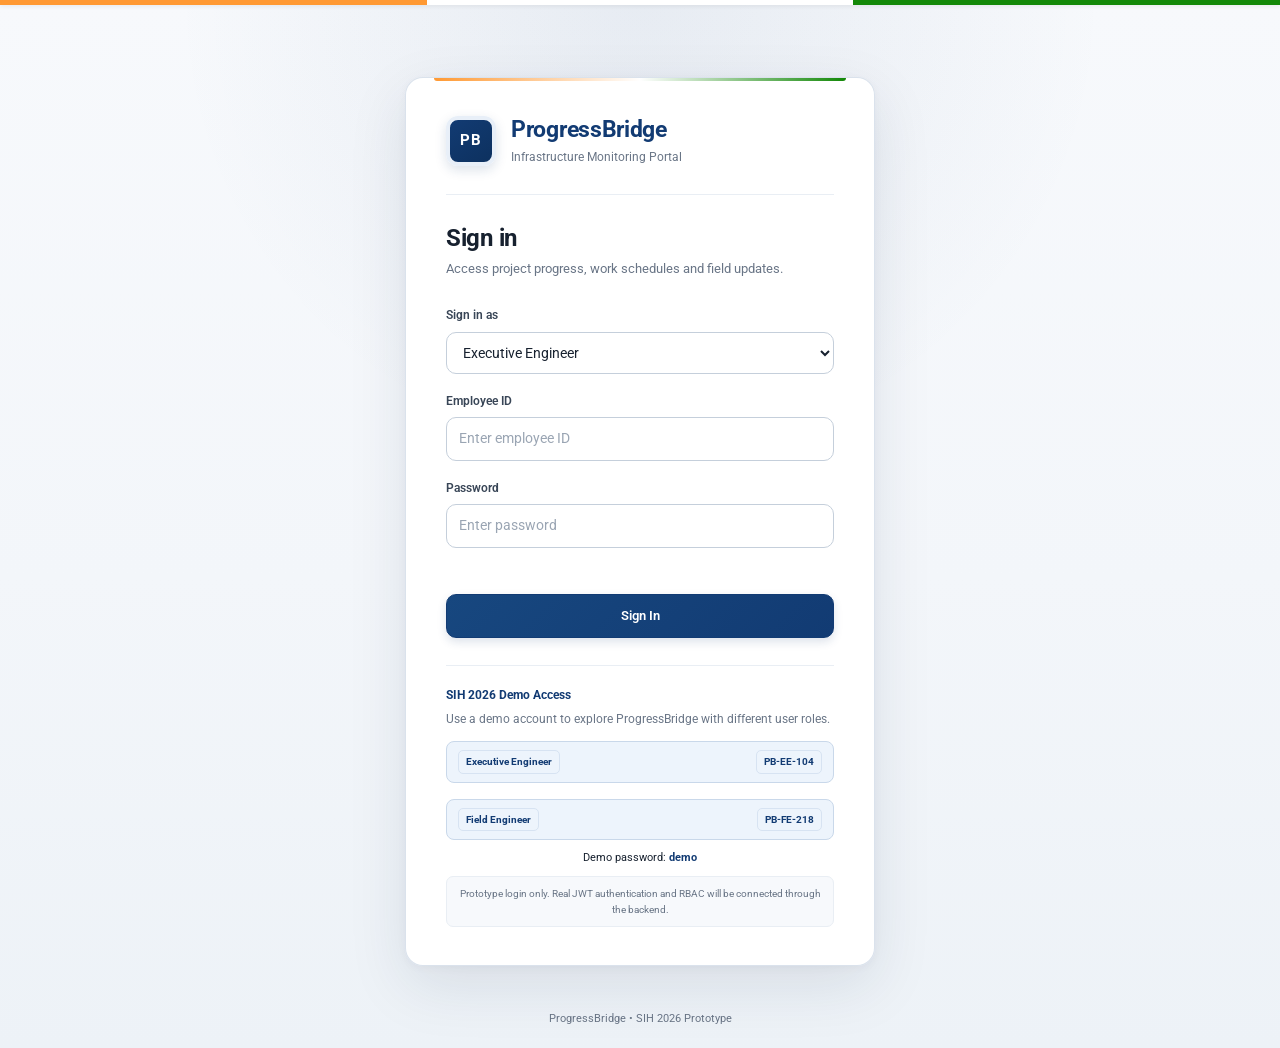
<file: frontend/index.html>
<!DOCTYPE html>
<html lang="en">
<head>
  <meta charset="UTF-8" />

  <meta
    name="viewport"
    content="width=device-width, initial-scale=1.0"
  />

  <title>ProgressBridge — Infrastructure Monitoring Portal</title>

  <link rel="preconnect" href="https://fonts.googleapis.com">

  <link
    rel="preconnect"
    href="https://fonts.gstatic.com"
    crossorigin
  >

  <link
    href="https://fonts.googleapis.com/css2?family=Roboto:wght@400;500;600;700&display=swap"
    rel="stylesheet"
  >

  <link
    rel="stylesheet"
    href="css/style.css"
  >
</head>

<body>

  <!-- =====================================================
       LOGIN SCREEN
       ===================================================== -->

  <section
    id="login-screen"
    class="login-screen"
  >

    <div
      class="login-top-strip"
      aria-hidden="true"
    >
      <span></span>
      <span></span>
      <span></span>
    </div>


    <div class="login-card">

      <!-- Brand -->

      <div class="login-brand">

        <div class="login-emblem">
          PB
        </div>

        <div>

          <h1>
            ProgressBridge
          </h1>

          <p>
            Infrastructure Monitoring Portal
          </p>

        </div>

      </div>


      <div class="login-divider"></div>


      <!-- Login heading -->

      <div class="login-heading">

        <h2>
          Sign in
        </h2>

        <p>
          Access project progress, work schedules
          and field updates.
        </p>

      </div>


      <!-- Login form -->

      <form
        id="login-form"
        onsubmit="handleLogin(event)"
      >

        <div class="form-group">

          <label for="login-role">
            Sign in as
          </label>

          <select
            id="login-role"
            class="form-control"
            required
          >

            <option value="EXECUTIVE_ENGINEER">
              Executive Engineer
            </option>

            <option value="FIELD_ENGINEER">
              Field Engineer
            </option>

          </select>

        </div>


        <div class="form-group">

          <label for="login-employee">
            Employee ID
          </label>

          <input
            id="login-employee"
            class="form-control"
            type="text"
            placeholder="Enter employee ID"
            autocomplete="username"
            required
          >

        </div>


        <div class="form-group">

          <label for="login-password">
            Password
          </label>

          <input
            id="login-password"
            class="form-control"
            type="password"
            placeholder="Enter password"
            autocomplete="current-password"
            required
          >

        </div>


        <div
          id="login-error"
          class="login-error"
          role="alert"
        ></div>


        <button
          type="submit"
          class="gov-btn gov-btn-primary login-button"
        >
          Sign In
        </button>

      </form>


      <!-- SIH demo access -->

      <div class="demo-login">

        <div class="demo-login-title">
          SIH 2026 Demo Access
        </div>

        <p>
          Use a demo account to explore ProgressBridge
          with different user roles.
        </p>


        <div class="demo-accounts">

          <button
            type="button"
            class="demo-account-btn"
            onclick="useDemoAccount('EXECUTIVE_ENGINEER')"
          >

            <span class="demo-account-name">
              Executive Engineer
            </span>

            <span class="demo-account-id">
              PB-EE-104
            </span>

          </button>


          <button
            type="button"
            class="demo-account-btn"
            onclick="useDemoAccount('FIELD_ENGINEER')"
          >

            <span class="demo-account-name">
              Field Engineer
            </span>

            <span class="demo-account-id">
              PB-FE-218
            </span>

          </button>

        </div>


        <div class="demo-password">

          Demo password:

          <strong>
            demo
          </strong>

        </div>


        <div class="demo-note">

          Prototype login only.
          Real JWT authentication and RBAC will be
          connected through the backend.

        </div>

      </div>

    </div>


    <div class="login-footer">
      ProgressBridge • SIH 2026 Prototype
    </div>

  </section>


  <!-- =====================================================
       APPLICATION SHELL
       ===================================================== -->

  <div
    id="app-shell"
    class="app-shell hidden"
  >

    <!-- Indian tricolor strip -->

    <div
      class="tricolor-strip"
      aria-hidden="true"
    >

      <div class="saffron"></div>
      <div class="white"></div>
      <div class="green"></div>

    </div>


    <!-- =================================================
         SIDEBAR
         ================================================= -->

    <aside
      class="sidebar"
      id="sidebar"
    >

      <!-- Sidebar header -->

      <div
        class="sidebar-header"
        onclick="navigateTo('/dashboard')"
      >

        <div class="sidebar-emblem">
          PB
        </div>

        <div class="sidebar-brand">

          <h2>
            ProgressBridge
          </h2>

          <p>
            Infrastructure Monitoring
          </p>

        </div>

      </div>


      <!-- Current role -->

      <div
        class="sidebar-role"
        id="sidebar-role"
      >
        Executive Engineer
      </div>


      <!-- Navigation -->

      <nav aria-label="Main navigation">

        <ul class="sidebar-nav">

          <!-- Dashboard -->

          <li>

            <a
              href="#/dashboard"
              id="nav-dashboard"
              class="nav-link"
              onclick="
                navigateTo('/dashboard');
                return false;
              "
            >
              <span>
                Dashboard
              </span>
            </a>

          </li>


          <!-- Executive Engineer -->

          <li
            class="role-executive"
            id="nav-item-projects"
          >

            <a
              href="#/projects"
              id="nav-projects"
              class="nav-link"
              onclick="
                navigateTo('/projects');
                return false;
              "
            >
              <span>
                Projects
              </span>
            </a>

          </li>


          <li
            class="role-executive"
            id="nav-item-schedule"
          >

            <a
              href="#/schedule"
              id="nav-schedule"
              class="nav-link"
              onclick="
                navigateTo('/schedule');
                return false;
              "
            >
              <span>
                Schedule of Works
              </span>
            </a>

          </li>


          <!-- Field Engineer -->

          <li
            class="role-field"
            id="nav-item-reports"
          >

            <a
              href="#/reports"
              id="nav-reports"
              class="nav-link"
              onclick="
                navigateTo('/reports');
                return false;
              "
            >
              <span>
                Submit Field Report
              </span>
            </a>

          </li>


          <!-- Executive Engineer -->

          <li
            class="role-executive"
            id="nav-item-verification"
          >

            <a
              href="#/verification"
              id="nav-verification"
              class="nav-link"
              onclick="
                navigateTo('/verification');
                return false;
              "
            >
              <span>
                Verification Desk
              </span>
            </a>

          </li>


          <li
            class="role-executive"
            id="nav-item-audit"
          >

            <a
              href="#/audit"
              id="nav-audit"
              class="nav-link"
              onclick="
                navigateTo('/audit');
                return false;
              "
            >
              <span>
                Audit Log
              </span>
            </a>

          </li>


          <li
            class="role-executive"
            id="nav-item-ai"
          >

            <a
              href="#/ai-engine"
              id="nav-ai-engine"
              class="nav-link"
              onclick="
                navigateTo('/ai-engine');
                return false;
              "
            >
              <span>
                AI Matching
              </span>
            </a>

          </li>

        </ul>

      </nav>


      <!-- Sidebar footer -->

      <div class="sidebar-footer">

        <strong>
          SIH 2026 Prototype
        </strong>

        <span>
          Government Infrastructure Monitoring
        </span>

      </div>

    </aside>


    <!-- =================================================
         MAIN WRAPPER
         ================================================= -->

    <div class="main-wrapper">


      <!-- Top bar -->

      <header class="top-utility-bar">

        <div>

          <div
            id="breadcrumb-text"
            class="breadcrumb"
          >
            Dashboard
          </div>

          <div
            id="role-description"
            class="role-description"
          >
            Project monitoring workspace
          </div>

        </div>


        <!-- User information -->

        <div class="user-area">

          <div class="user-info">

            <div
              id="header-user-name"
              class="user-name"
            >
              Executive Engineer
            </div>

            <div
              id="header-user-id"
              class="user-id"
            >
              Employee ID
            </div>

          </div>


          <button
            type="button"
            class="gov-btn gov-btn-secondary gov-btn-sm"
            onclick="logoutOfficer()"
          >
            Sign Out
          </button>

        </div>

      </header>


      <!-- Main application viewport -->

      <main
        class="viewport"
        id="viewport"
      ></main>


      <!-- Printable sanction order -->

      <div
        id="printable-sanction-order"
        style="display: none;"
      ></div>


      <!-- Footer -->

      <footer class="gov-footer">

        <span>
          ProgressBridge • SIH 2026 Prototype
        </span>

        <span>
          Project progress monitoring and field verification
        </span>

      </footer>

    </div>

  </div>


  <!-- =====================================================
       JAVASCRIPT MODULES
       ===================================================== -->

  <script src="js/app.js"></script>
  <script src="js/dashboard.js"></script>
  <script src="js/schedule.js"></script>
  <script src="js/reports.js"></script>
  <script src="js/verification.js"></script>

</body>
</html>
</file>
<file: frontend/css/style.css>
/* =========================================================
   PROGRESSBRIDGE
   SIH 2026 — MODERN GOVERNMENT INFRASTRUCTURE UI
   ========================================================= */

:root {
  /* Brand */
  --primary-navy: #123b73;
  --navy-dark: #0b2850;
  --navy-deep: #081d38;
  --navy-light: #edf4fc;
  --navy-soft: #f5f8fc;

  /* Indian identity */
  --saffron: #ff9933;
  --green: #138808;

  /* Semantic */
  --success: #147a3d;
  --success-bg: #eaf7ef;

  --warning: #a56200;
  --warning-bg: #fff6e6;

  --danger: #b42318;
  --danger-bg: #fff0ee;

  --info: #1769aa;
  --info-bg: #edf6ff;

  /* Surfaces */
  --bg-main: #f4f7fb;
  --surface: #ffffff;
  --surface-soft: #f8fafc;

  /* Borders */
  --border: #dce3ec;
  --border-light: #e9eef4;
  --border-dark: #c5cfdb;

  /* Text */
  --text-main: #17212f;
  --text-secondary: #394657;
  --text-muted: #697586;
  --text-light: #8b97a7;

  /* Layout */
  --sidebar-width: 268px;
  --header-height: 76px;

  /* Shadows */
  --shadow-xs: 0 1px 2px rgba(16, 32, 56, 0.04);
  --shadow-sm: 0 4px 12px rgba(16, 32, 56, 0.06);
  --shadow-md: 0 10px 30px rgba(16, 32, 56, 0.08);
  --shadow-lg: 0 18px 45px rgba(16, 32, 56, 0.12);

  /* Radius */
  --radius-sm: 6px;
  --radius-md: 10px;
  --radius-lg: 14px;
  --radius-xl: 18px;
}


/* =========================================================
   RESET
   ========================================================= */

* {
  box-sizing: border-box;
  margin: 0;
  padding: 0;
}

html {
  scroll-behavior: smooth;
}

body {
  min-height: 100vh;

  font-family:
    "Roboto",
    -apple-system,
    BlinkMacSystemFont,
    "Segoe UI",
    sans-serif;

  background: var(--bg-main);
  color: var(--text-main);

  font-size: 14px;
  line-height: 1.55;

  -webkit-font-smoothing: antialiased;
  text-rendering: optimizeLegibility;
}

button,
input,
select,
textarea {
  font: inherit;
}

button {
  cursor: pointer;
}

button:disabled {
  cursor: not-allowed;
  opacity: 0.6;
}

a {
  color: inherit;
  text-decoration: none;
}

img {
  max-width: 100%;
  display: block;
}

ul {
  list-style: none;
}

::selection {
  background: #dceafd;
  color: var(--navy-dark);
}


/* =========================================================
   SCROLLBAR
   ========================================================= */

::-webkit-scrollbar {
  width: 8px;
  height: 8px;
}

::-webkit-scrollbar-track {
  background: #eef2f6;
}

::-webkit-scrollbar-thumb {
  background: #c3ccd8;
  border-radius: 20px;
}

::-webkit-scrollbar-thumb:hover {
  background: #aab6c5;
}


/* =========================================================
   UTILITIES
   ========================================================= */

.hidden {
  display: none !important;
}

.text-muted {
  color: var(--text-muted);
}

.text-primary {
  color: var(--primary-navy);
}

.text-success {
  color: var(--success);
}

.text-warning {
  color: var(--warning);
}

.text-danger {
  color: var(--danger);
}

.text-right {
  text-align: right;
}

.text-center {
  text-align: center;
}


/* =========================================================
   LOGIN SCREEN
   ========================================================= */

.login-screen {
  min-height: 100vh;

  display: flex;
  flex-direction: column;
  align-items: center;

  position: relative;

  background:
    radial-gradient(
      circle at 50% 0%,
      rgba(18, 59, 115, 0.07),
      transparent 38%
    ),
    linear-gradient(
      180deg,
      #f7f9fc 0%,
      #f3f6fa 55%,
      #edf2f7 100%
    );

  overflow-x: hidden;
}


/* Top Indian strip */

.login-top-strip {
  width: 100%;
  height: 5px;

  display: grid;
  grid-template-columns: 1fr 1fr 1fr;

  box-shadow: 0 1px 5px rgba(0, 0, 0, 0.08);
}

.login-top-strip span:nth-child(1) {
  background: var(--saffron);
}

.login-top-strip span:nth-child(2) {
  background: #ffffff;
}

.login-top-strip span:nth-child(3) {
  background: var(--green);
}


/* Login card */

.login-card {
  width: min(470px, calc(100% - 32px));

  margin-top: 72px;
  margin-bottom: 25px;

  padding: 38px 40px;

  background: rgba(255, 255, 255, 0.97);

  border: 1px solid rgba(214, 223, 234, 0.9);

  border-radius: var(--radius-xl);

  box-shadow:
    0 20px 60px rgba(17, 38, 68, 0.10),
    0 2px 8px rgba(17, 38, 68, 0.04);

  position: relative;
}


/* subtle top accent */

.login-card::before {
  content: "";

  position: absolute;

  top: 0;
  left: 28px;
  right: 28px;

  height: 3px;

  background: linear-gradient(
    90deg,
    var(--saffron),
    #ffffff,
    var(--green)
  );

  border-radius: 0 0 5px 5px;
}


/* Brand */

.login-brand {
  display: flex;
  align-items: center;
  gap: 15px;
}

.login-emblem,
.sidebar-emblem {
  width: 50px;
  height: 50px;

  display: flex;
  align-items: center;
  justify-content: center;

  flex-shrink: 0;

  background:
    linear-gradient(
      145deg,
      var(--primary-navy),
      #0d315f
    );

  color: #ffffff;

  font-size: 15px;
  font-weight: 700;
  letter-spacing: 1px;

  border: 4px solid #e8eff8;

  border-radius: 12px;

  box-shadow:
    0 4px 12px rgba(18, 59, 115, 0.15);
}

.login-brand h1 {
  color: var(--primary-navy);

  font-size: 23px;
  line-height: 1.2;
  font-weight: 700;

  letter-spacing: -0.3px;
}

.login-brand p {
  color: var(--text-muted);

  font-size: 12px;

  margin-top: 4px;
}


/* Divider */

.login-divider {
  height: 1px;

  background: var(--border-light);

  margin: 28px 0;
}


/* Heading */

.login-heading h2 {
  color: var(--text-main);

  font-size: 24px;
  line-height: 1.25;

  font-weight: 700;

  letter-spacing: -0.3px;

  margin-bottom: 6px;
}

.login-heading p {
  color: var(--text-muted);

  font-size: 13px;
  line-height: 1.6;

  margin-bottom: 26px;
}


/* =========================================================
   FORM SYSTEM
   ========================================================= */

.form-group {
  margin-bottom: 18px;
}

.form-group label {
  display: block;

  color: var(--text-secondary);

  font-size: 12px;
  font-weight: 600;

  margin-bottom: 7px;
}

.form-control {
  width: 100%;

  min-height: 42px;

  padding: 10px 12px;

  color: var(--text-main);

  background: #ffffff;

  border: 1px solid var(--border-dark);

  border-radius: var(--radius-md);

  outline: none;

  transition:
    border-color 0.18s ease,
    box-shadow 0.18s ease,
    background 0.18s ease;
}

.form-control::placeholder {
  color: #9aa5b3;
}

.form-control:hover {
  border-color: #aebac8;
}

.form-control:focus {
  background: #ffffff;

  border-color: var(--primary-navy);

  box-shadow:
    0 0 0 3px rgba(18, 59, 115, 0.10);
}

select.form-control {
  cursor: pointer;
}

textarea.form-control {
  min-height: 110px;
  resize: vertical;
}

.form-row {
  display: grid;

  grid-template-columns: repeat(2, minmax(0, 1fr));

  gap: 16px;
}


/* =========================================================
   LOGIN ERROR
   ========================================================= */

.login-error {
  min-height: 18px;

  color: var(--danger);

  background: transparent;

  font-size: 12px;

  margin-bottom: 7px;
}


/* =========================================================
   BUTTON SYSTEM
   ========================================================= */

.gov-btn {
  min-height: 38px;

  display: inline-flex;
  align-items: center;
  justify-content: center;

  gap: 7px;

  padding: 9px 15px;

  border: 1px solid transparent;
  border-radius: var(--radius-md);

  font-size: 12px;
  font-weight: 600;

  white-space: nowrap;

  transition:
    transform 0.15s ease,
    background 0.18s ease,
    border-color 0.18s ease,
    box-shadow 0.18s ease,
    color 0.18s ease;
}

.gov-btn:active {
  transform: translateY(1px);
}

.gov-btn-primary {
  color: #ffffff;

  background:
    linear-gradient(
      135deg,
      #17477f,
      var(--primary-navy)
    );

  border-color: var(--primary-navy);

  box-shadow:
    0 4px 10px rgba(18, 59, 115, 0.14);
}

.gov-btn-primary:hover {
  background:
    linear-gradient(
      135deg,
      var(--primary-navy),
      var(--navy-dark)
    );

  box-shadow:
    0 6px 15px rgba(18, 59, 115, 0.20);

  transform: translateY(-1px);
}

.gov-btn-secondary {
  color: var(--text-secondary);

  background: #ffffff;

  border-color: var(--border);
}

.gov-btn-secondary:hover {
  color: var(--primary-navy);

  background: var(--navy-soft);

  border-color: #b9c6d5;
}

.gov-btn-sm {
  min-height: 32px;

  padding: 7px 11px;

  font-size: 11px;

  border-radius: 8px;
}

.login-button {
  width: 100%;

  min-height: 44px;

  margin-top: 3px;

  font-size: 13px;

  border-radius: var(--radius-md);
}


/* =========================================================
   DEMO LOGIN
   ========================================================= */

.demo-login {
  margin-top: 27px;

  padding-top: 20px;

  border-top: 1px solid var(--border-light);
}

.demo-login-title {
  color: var(--primary-navy);

  font-size: 12px;
  font-weight: 700;

  margin-bottom: 5px;
}

.demo-login p {
  color: var(--text-muted);

  font-size: 11.5px;

  line-height: 1.6;

  margin-bottom: 13px;
}

.demo-accounts {
  display: flex;

  gap: 8px;

  flex-wrap: wrap;
}

.demo-accounts button {
  padding: 8px 11px;

  color: var(--primary-navy);

  background: var(--navy-light);

  border: 1px solid #c9d8ea;

  border-radius: 8px;

  font-size: 11px;
  font-weight: 600;

  transition: 0.18s ease;
}

.demo-accounts button:hover {
  background: #e2edf9;

  border-color: #aebfd4;

  transform: translateY(-1px);
}


/* Demo account cards */

.demo-account-btn {
  width: 100%;

  display: flex;
  align-items: center;
  justify-content: space-between;

  gap: 12px;

  padding: 11px 12px;

  margin-bottom: 8px;

  color: var(--text-secondary);

  background: #ffffff;

  border: 1px solid var(--border);

  border-radius: 8px;

  font-size: 11.5px;
  font-weight: 600;

  text-align: left;

  outline: none;

  transition:
    background 0.18s ease,
    border-color 0.18s ease,
    box-shadow 0.18s ease,
    transform 0.18s ease;
}

.demo-account-btn:last-child {
  margin-bottom: 0;
}

.demo-account-btn:hover {
  color: var(--primary-navy);

  background: #f8fbff;

  border-color: #b9c9dc;

  box-shadow:
    0 3px 9px rgba(18, 59, 115, 0.07);

  transform: translateY(-1px);
}

.demo-account-btn:focus-visible {
  border-color: var(--primary-navy);

  box-shadow:
    0 0 0 3px rgba(18, 59, 115, 0.10);
}

.demo-account-btn:active {
  transform: translateY(0);
}

.demo-account-btn span {
  flex-shrink: 0;

  color: var(--primary-navy);

  font-size: 10px;

  font-weight: 700;

  background: var(--navy-light);

  border: 1px solid #d7e3f2;

  padding: 3px 7px;

  border-radius: 5px;
}


.demo-password {
  margin: 10px 0 0 !important;

  text-align: center;

  font-size: 10.5px !important;
}

.demo-password strong {
  color: var(--primary-navy);
}

.demo-note {
  margin-top: 10px;

  padding: 9px 10px;

  color: var(--text-muted);

  background: #f7f9fc;

  border: 1px solid var(--border-light);

  border-radius: 7px;

  font-size: 10px;

  line-height: 1.55;

  text-align: center;
}

/* Footer */

.login-footer {
  margin-top: auto;

  padding: 20px;

  color: var(--text-muted);

  font-size: 10.5px;
}


/* =========================================================
   APPLICATION SHELL
   ========================================================= */

.app-shell {
  min-height: 100vh;

  display: flex;

  background: var(--bg-main);
}


/* =========================================================
   TRICOLOR STRIP
   ========================================================= */

.tricolor-strip {
  position: fixed;

  top: 0;
  left: 0;

  width: 100%;
  height: 4px;

  display: grid;
  grid-template-columns: 1fr 1fr 1fr;

  z-index: 2000;

  box-shadow:
    0 1px 4px rgba(0, 0, 0, 0.08);
}

.tricolor-strip .saffron {
  background: var(--saffron);
}

.tricolor-strip .white {
  background: #ffffff;
}

.tricolor-strip .green {
  background: var(--green);
}


/* =========================================================
   SIDEBAR
   ========================================================= */

.sidebar {
  width: var(--sidebar-width);

  background:
    linear-gradient(
      180deg,
      #ffffff 0%,
      #fbfcfe 100%
    );

  border-right: 1px solid var(--border);

  position: fixed;

  top: 4px;
  bottom: 0;
  left: 0;

  display: flex;
  flex-direction: column;

  z-index: 100;

  box-shadow:
    4px 0 20px rgba(20, 39, 64, 0.035);
}


/* Sidebar header */

.sidebar-header {
  min-height: 86px;

  padding: 17px 18px;

  display: flex;
  align-items: center;

  gap: 12px;

  border-bottom: 1px solid var(--border-light);

  cursor: pointer;

  transition: background 0.18s ease;
}

.sidebar-header:hover {
  background: #f8fafc;
}

.sidebar-emblem {
  width: 44px;
  height: 44px;

  border-radius: 10px;

  font-size: 13px;
}

.sidebar-brand {
  min-width: 0;
}

.sidebar-brand h2 {
  color: var(--primary-navy);

  font-size: 16px;
  line-height: 1.25;

  font-weight: 700;

  white-space: nowrap;
}

.sidebar-brand p {
  color: var(--text-muted);

  font-size: 10px;

  margin-top: 3px;

  white-space: nowrap;
}


/* Sidebar role */

.sidebar-role {
  margin: 17px 16px 9px;

  padding: 8px 11px;

  color: var(--primary-navy);

  background:
    linear-gradient(
      90deg,
      #edf4fc,
      #f5f8fc
    );

  border: 1px solid #d8e4f2;

  border-left: 3px solid var(--primary-navy);

  border-radius: 7px;

  font-size: 10.5px;
  font-weight: 700;

  text-transform: uppercase;

  letter-spacing: 0.25px;
}


/* Sidebar navigation */

.sidebar nav {
  flex: 1;

  overflow-y: auto;

  padding-bottom: 15px;
}

.sidebar-nav {
  padding: 5px 10px;
}

.sidebar-nav li {
  margin-bottom: 3px;
}

.sidebar-nav a {
  min-height: 42px;

  display: flex;
  align-items: center;

  position: relative;

  padding: 10px 12px 10px 15px;

  color: #526071;

  border: 1px solid transparent;

  border-radius: 9px;

  font-size: 12.5px;
  font-weight: 500;

  transition:
    background 0.18s ease,
    color 0.18s ease,
    border-color 0.18s ease,
    transform 0.18s ease;
}

.sidebar-nav a:hover {
  color: var(--primary-navy);

  background: #f4f7fb;

  border-color: #e5ebf2;

  transform: translateX(2px);
}

.sidebar-nav a.active {
  color: var(--primary-navy);

  background:
    linear-gradient(
      90deg,
      #eaf2fc,
      #f4f8fd
    );

  border-color: #d7e3f2;

  font-weight: 700;

  box-shadow:
    0 2px 6px rgba(18, 59, 115, 0.04);
}

.sidebar-nav a.active::before {
  content: "";

  position: absolute;

  left: -10px;

  top: 9px;
  bottom: 9px;

  width: 3px;

  background: var(--primary-navy);

  border-radius: 0 4px 4px 0;
}


/* Sidebar footer */

.sidebar-footer {
  padding: 16px;

  border-top: 1px solid var(--border-light);

  background: #fafbfd;

  color: var(--text-muted);

  font-size: 10px;

  line-height: 1.55;
}

.sidebar-footer strong {
  display: block;

  color: var(--text-secondary);

  font-size: 10.5px;

  margin-bottom: 3px;
}


/* =========================================================
   MAIN AREA
   ========================================================= */

.main-wrapper {
  width: calc(100% - var(--sidebar-width));

  min-height: 100vh;

  margin-left: var(--sidebar-width);

  display: flex;
  flex-direction: column;
}


/* =========================================================
   TOP UTILITY BAR
   ========================================================= */

.top-utility-bar {
  min-height: var(--header-height);

  padding: 13px 30px;

  display: flex;
  align-items: center;
  justify-content: space-between;

  gap: 20px;

  position: sticky;

  top: 4px;

  z-index: 50;

  background:
    rgba(255, 255, 255, 0.96);

  border-bottom: 1px solid var(--border);

  backdrop-filter: blur(10px);

  box-shadow:
    0 3px 14px rgba(17, 36, 61, 0.035);
}


/* Breadcrumb */

.breadcrumb {
  color: var(--primary-navy);

  font-size: 11px;
  font-weight: 700;

  text-transform: uppercase;

  letter-spacing: 0.7px;
}

.role-description {
  color: var(--text-muted);

  font-size: 11px;

  margin-top: 3px;
}


/* User */

.user-area {
  display: flex;
  align-items: center;

  gap: 13px;
}

.user-info {
  text-align: right;
}

.user-name {
  color: var(--text-secondary);

  font-size: 12px;
  font-weight: 700;
}

.user-id {
  color: var(--text-muted);

  font-size: 10px;

  margin-top: 2px;
}


/* =========================================================
   VIEWPORT
   ========================================================= */

.viewport {
  width: 100%;

  max-width: 1500px;

  margin: 0 auto;

  padding: 32px 30px 38px;
}


/* =========================================================
   PAGE HEADINGS
   ========================================================= */

.page-header {
  display: flex;
  align-items: flex-start;
  justify-content: space-between;

  gap: 20px;

  margin-bottom: 25px;
}

.page-title {
  color: var(--text-main);

  font-size: 26px;
  line-height: 1.2;

  font-weight: 700;

  letter-spacing: -0.5px;

  margin-bottom: 6px;
}

.page-subtitle {
  color: var(--text-muted);

  font-size: 12.5px;

  line-height: 1.6;
}


/* =========================================================
   GENERAL CARDS
   ========================================================= */

.gov-card {
  position: relative;

  padding: 20px;

  margin-bottom: 20px;

  background: var(--surface);

  border: 1px solid var(--border);

  border-radius: var(--radius-lg);

  box-shadow: var(--shadow-sm);

  transition:
    box-shadow 0.2s ease,
    border-color 0.2s ease,
    transform 0.2s ease;
}

.gov-card:hover {
  border-color: #d4dde8;

  box-shadow: var(--shadow-md);
}

.gov-card-header {
  min-height: 32px;

  padding-bottom: 13px;
  margin-bottom: 16px;

  display: flex;
  align-items: center;
  justify-content: space-between;

  gap: 15px;

  border-bottom: 1px solid var(--border-light);
}

.gov-card-header h3 {
  color: var(--text-main);

  font-size: 14px;
  font-weight: 700;
}

.gov-card-header p {
  color: var(--text-muted);

  font-size: 11px;

  margin-top: 2px;
}


/* =========================================================
   KPI CARDS
   ========================================================= */

.kpi-grid {
  display: grid;

  grid-template-columns:
    repeat(4, minmax(0, 1fr));

  gap: 16px;

  margin-bottom: 22px;
}

.kpi-card {
  position: relative;

  min-height: 125px;

  padding: 19px;

  overflow: hidden;

  background: #ffffff;

  border: 1px solid var(--border);

  border-radius: var(--radius-lg);

  box-shadow: var(--shadow-sm);

  transition:
    transform 0.2s ease,
    box-shadow 0.2s ease,
    border-color 0.2s ease;
}

.kpi-card:hover {
  transform: translateY(-2px);

  border-color: #cfd9e5;

  box-shadow: var(--shadow-md);
}


/* Accent bar */

.kpi-card::before {
  content: "";

  position: absolute;

  left: 0;
  top: 0;
  bottom: 0;

  width: 4px;

  background: var(--primary-navy);
}


/* Decorative circle */

.kpi-card::after {
  content: "";

  position: absolute;

  width: 75px;
  height: 75px;

  right: -25px;
  bottom: -28px;

  background: #f2f6fb;

  border-radius: 50%;
}

.kpi-title {
  color: var(--text-muted);

  font-size: 11px;
  font-weight: 600;

  margin-bottom: 7px;

  position: relative;
  z-index: 1;
}

.kpi-val {
  color: var(--primary-navy);

  font-size: 27px;
  line-height: 1.1;

  font-weight: 700;

  letter-spacing: -0.5px;

  position: relative;
  z-index: 1;
}

.kpi-card small {
  display: block;

  color: var(--text-muted);

  font-size: 10px;

  margin-top: 8px;

  position: relative;
  z-index: 1;
}


/* =========================================================
   TABLE SYSTEM
   ========================================================= */

.table-container {
  width: 100%;

  overflow-x: auto;

  background: #ffffff;

  border: 1px solid var(--border);

  border-radius: var(--radius-lg);

  box-shadow: var(--shadow-sm);
}

.gov-table {
  width: 100%;

  min-width: 700px;

  border-collapse: separate;

  border-spacing: 0;
}

.gov-table th {
  padding: 13px 14px;

  color: #566273;

  background: #f5f7fa;

  border-bottom: 1px solid var(--border);

  font-size: 10.5px;
  font-weight: 700;

  text-align: left;

  text-transform: uppercase;

  letter-spacing: 0.25px;
}

.gov-table th:first-child {
  border-top-left-radius: var(--radius-lg);
}

.gov-table th:last-child {
  border-top-right-radius: var(--radius-lg);
}

.gov-table td {
  padding: 13px 14px;

  color: var(--text-secondary);

  background: #ffffff;

  border-bottom: 1px solid var(--border-light);

  font-size: 12px;

  vertical-align: middle;
}

.gov-table tbody tr {
  transition: background 0.15s ease;
}

.gov-table tbody tr:hover td {
  background: #f9fbfd;
}

.gov-table tbody tr:last-child td {
  border-bottom: none;
}


/* =========================================================
   STATUS BADGES
   ========================================================= */

.status-badge {
  display: inline-flex;

  align-items: center;

  gap: 5px;

  padding: 5px 9px;

  border: 1px solid;

  border-radius: 999px;

  font-size: 10px;
  font-weight: 700;

  white-space: nowrap;
}

.status-badge::before {
  content: "";

  width: 5px;
  height: 5px;

  border-radius: 50%;

  background: currentColor;
}

.status-completed {
  color: var(--success);

  background: var(--success-bg);

  border-color: #c5e5d0;
}

.status-delayed {
  color: var(--warning);

  background: var(--warning-bg);

  border-color: #f0d5a7;
}

.status-at-risk {
  color: var(--danger);

  background: var(--danger-bg);

  border-color: #f0c5c1;
}

.status-upcoming {
  color: #59687a;

  background: #f2f4f7;

  border-color: #dce1e7;
}


/* =========================================================
   PROGRESS BAR
   ========================================================= */

.progress-container {
  width: 100%;

  height: 8px;

  margin-top: 8px;

  overflow: hidden;

  background: #e9edf2;

  border-radius: 999px;
}

.progress-fill {
  height: 100%;

  min-width: 3px;

  background:
    linear-gradient(
      90deg,
      #123b73,
      #2c63a0
    );

  border-radius: inherit;

  transition: width 0.5s ease;
}


/* Progress variations */

.progress-success {
  background:
    linear-gradient(
      90deg,
      #147a3d,
      #31a85d
    );
}

.progress-warning {
  background:
    linear-gradient(
      90deg,
      #a56200,
      #d4932f
    );
}

.progress-danger {
  background:
    linear-gradient(
      90deg,
      #b42318,
      #dc5a50
    );
}


/* =========================================================
   GEO / TELEMETRY
   ========================================================= */

.geo-audit-card {
  display: flex;

  align-items: center;

  justify-content: space-between;

  gap: 15px;

  padding: 13px 15px;

  margin-top: 10px;

  background:
    linear-gradient(
      135deg,
      #f1f7fe,
      #f8fbff
    );

  border: 1px solid #d4e2f1;

  border-radius: var(--radius-md);

  color: var(--text-secondary);

  font-size: 11.5px;
}

.geo-pill {
  display: inline-flex;

  align-items: center;

  padding: 4px 9px;

  border: 1px solid;

  border-radius: 999px;

  font-size: 10px;
  font-weight: 700;

  white-space: nowrap;
}

.geo-pass {
  color: var(--success);

  background: var(--success-bg);

  border-color: #bfdfca;
}

.geo-fail {
  color: var(--danger);

  background: var(--danger-bg);

  border-color: #ecc3bf;
}


/* =========================================================
   ALERTS / NOTICES
   ========================================================= */

.alert {
  display: flex;

  align-items: flex-start;

  gap: 10px;

  padding: 13px 15px;

  margin-bottom: 16px;

  border: 1px solid;

  border-radius: var(--radius-md);

  font-size: 12px;

  line-height: 1.55;
}

.alert-info {
  color: #185a8d;

  background: var(--info-bg);

  border-color: #c9e0f3;
}

.alert-success {
  color: var(--success);

  background: var(--success-bg);

  border-color: #c7e4d0;
}

.alert-warning {
  color: var(--warning);

  background: var(--warning-bg);

  border-color: #efd7ad;
}

.alert-danger {
  color: var(--danger);

  background: var(--danger-bg);

  border-color: #efc5c1;
}


/* =========================================================
   FILTER / TOOLBAR
   ========================================================= */

.toolbar {
  display: flex;

  align-items: center;

  justify-content: space-between;

  gap: 12px;

  flex-wrap: wrap;

  padding: 14px;

  margin-bottom: 18px;

  background: #ffffff;

  border: 1px solid var(--border);

  border-radius: var(--radius-lg);

  box-shadow: var(--shadow-xs);
}

.toolbar-left,
.toolbar-right {
  display: flex;

  align-items: center;

  gap: 9px;

  flex-wrap: wrap;
}

.toolbar .form-control {
  width: auto;

  min-width: 150px;

  min-height: 36px;

  padding: 7px 10px;

  font-size: 11px;
}


/* =========================================================
   STAT / INFO PANELS
   ========================================================= */

.info-grid {
  display: grid;

  grid-template-columns:
    repeat(3, minmax(0, 1fr));

  gap: 15px;

  margin-bottom: 20px;
}

.info-panel {
  padding: 17px;

  background: #ffffff;

  border: 1px solid var(--border);

  border-radius: var(--radius-lg);

  box-shadow: var(--shadow-xs);
}

.info-panel-label {
  color: var(--text-muted);

  font-size: 10.5px;
  font-weight: 600;

  margin-bottom: 6px;
}

.info-panel-value {
  color: var(--text-main);

  font-size: 20px;
  font-weight: 700;
}

.info-panel-description {
  color: var(--text-muted);

  font-size: 10.5px;

  margin-top: 4px;
}


/* =========================================================
   TWO / THREE COLUMN LAYOUTS
   ========================================================= */

.content-grid {
  display: grid;

  grid-template-columns:
    repeat(2, minmax(0, 1fr));

  gap: 20px;
}

.content-grid-3 {
  display: grid;

  grid-template-columns:
    repeat(3, minmax(0, 1fr));

  gap: 18px;
}

.content-grid-wide {
  display: grid;

  grid-template-columns:
    minmax(0, 1.7fr)
    minmax(300px, 1fr);

  gap: 20px;
}


/* =========================================================
   TIMELINE
   ========================================================= */

.timeline {
  position: relative;

  padding-left: 25px;
}

.timeline::before {
  content: "";

  position: absolute;

  top: 5px;
  bottom: 5px;

  left: 6px;

  width: 2px;

  background: #dce5ef;
}

.timeline-item {
  position: relative;

  padding-bottom: 20px;
}

.timeline-item:last-child {
  padding-bottom: 0;
}

.timeline-item::before {
  content: "";

  position: absolute;

  left: -23px;
  top: 4px;

  width: 9px;
  height: 9px;

  background: var(--primary-navy);

  border: 3px solid #e6eff9;

  border-radius: 50%;
}

.timeline-title {
  color: var(--text-secondary);

  font-size: 12px;
  font-weight: 700;
}

.timeline-description {
  color: var(--text-muted);

  font-size: 11px;

  margin-top: 3px;
}

.timeline-date {
  color: var(--text-light);

  font-size: 10px;

  margin-top: 5px;
}


/* =========================================================
   EMPTY STATES
   ========================================================= */

.empty-state {
  padding: 42px 20px;

  text-align: center;

  background: #ffffff;

  border: 1px dashed var(--border-dark);

  border-radius: var(--radius-lg);
}

.empty-state h3 {
  color: var(--text-secondary);

  font-size: 14px;

  margin-bottom: 5px;
}

.empty-state p {
  max-width: 450px;

  margin: 0 auto;

  color: var(--text-muted);

  font-size: 11.5px;
}


/* =========================================================
   MODAL
   ========================================================= */

.modal-overlay {
  position: fixed;

  inset: 0;

  z-index: 3000;

  display: flex;

  align-items: center;
  justify-content: center;

  padding: 20px;

  background: rgba(9, 23, 41, 0.42);

  backdrop-filter: blur(3px);
}

.modal {
  width: min(600px, 100%);

  max-height: calc(100vh - 40px);

  overflow-y: auto;

  background: #ffffff;

  border: 1px solid var(--border);

  border-radius: var(--radius-xl);

  box-shadow: var(--shadow-lg);

  animation: modalIn 0.2s ease;
}

.modal-header {
  padding: 18px 20px;

  display: flex;

  align-items: center;
  justify-content: space-between;

  border-bottom: 1px solid var(--border-light);
}

.modal-header h3 {
  color: var(--text-main);

  font-size: 15px;
}

.modal-body {
  padding: 20px;
}

.modal-footer {
  padding: 14px 20px;

  display: flex;

  justify-content: flex-end;

  gap: 8px;

  border-top: 1px solid var(--border-light);

  background: #fafbfd;
}

@keyframes modalIn {
  from {
    opacity: 0;
    transform: translateY(8px) scale(0.99);
  }

  to {
    opacity: 1;
    transform: translateY(0) scale(1);
  }
}


/* =========================================================
   TABS
   ========================================================= */

.tabs {
  display: flex;

  gap: 4px;

  padding: 4px;

  margin-bottom: 18px;

  background: #edf1f5;

  border-radius: 9px;

  width: fit-content;
}

.tab {
  padding: 8px 13px;

  color: var(--text-muted);

  background: transparent;

  border: none;

  border-radius: 7px;

  font-size: 11px;
  font-weight: 600;
}

.tab:hover {
  color: var(--text-secondary);
}

.tab.active {
  color: var(--primary-navy);

  background: #ffffff;

  box-shadow: var(--shadow-xs);
}


/* =========================================================
   FORM ACTIONS
   ========================================================= */

.form-actions {
  display: flex;

  align-items: center;
  justify-content: flex-end;

  gap: 9px;

  padding-top: 5px;
}


/* =========================================================
   FOOTER
   ========================================================= */

.gov-footer {
  margin-top: auto;

  padding: 15px 30px;

  display: flex;

  align-items: center;
  justify-content: space-between;

  gap: 20px;

  color: var(--text-muted);

  background: #ffffff;

  border-top: 1px solid var(--border);

  font-size: 10px;
}


/* =========================================================
   TOOLTIP-LIKE HELP TEXT
   ========================================================= */

.help-text {
  color: var(--text-muted);

  font-size: 10px;

  margin-top: 5px;
}


/* =========================================================
   DIVIDERS
   ========================================================= */

.section-divider {
  width: 100%;

  height: 1px;

  margin: 22px 0;

  background: var(--border-light);
}


/* =========================================================
   PRINT
   ========================================================= */

@media print {

  body * {
    visibility: hidden;
  }

  #printable-sanction-order,
  #printable-sanction-order * {
    visibility: visible;
  }

  #printable-sanction-order {
    position: absolute;

    left: 0;
    top: 0;

    width: 100%;

    padding: 40px;

    background: #ffffff;

    color: #000000;

    font-family: Georgia, "Times New Roman", serif;
  }
}


/* =========================================================
   RESPONSIVE — TABLETS
   ========================================================= */

@media (max-width: 1150px) {

  :root {
    --sidebar-width: 240px;
  }

  .kpi-grid {
    grid-template-columns:
      repeat(2, minmax(0, 1fr));
  }

  .content-grid-3 {
    grid-template-columns:
      repeat(2, minmax(0, 1fr));
  }

  .content-grid-wide {
    grid-template-columns: 1fr;
  }
}


/* =========================================================
   RESPONSIVE — SMALL TABLETS
   ========================================================= */

@media (max-width: 850px) {

  :root {
    --sidebar-width: 215px;
  }

  .viewport {
    padding: 25px 20px 30px;
  }

  .top-utility-bar {
    padding: 12px 20px;
  }

  .content-grid,
  .content-grid-3,
  .info-grid {
    grid-template-columns: 1fr;
  }

  .page-header {
    flex-direction: column;
  }

  .gov-footer {
    padding: 14px 20px;
  }
}


/* =========================================================
   RESPONSIVE — MOBILE
   ========================================================= */

@media (max-width: 650px) {

  .login-card {
    width: min(470px, calc(100% - 22px));

    margin-top: 35px;

    padding: 28px 22px;

    border-radius: 14px;
  }

  .login-brand h1 {
    font-size: 20px;
  }

  .login-heading h2 {
    font-size: 21px;
  }

  .form-row {
    grid-template-columns: 1fr;
  }

  .app-shell {
    display: block;
  }

  .sidebar {
    position: relative;

    top: 4px;

    width: 100%;

    height: auto;

    border-right: none;
    border-bottom: 1px solid var(--border);
  }

  .sidebar-header {
    min-height: 70px;

    padding: 13px 16px;
  }

  .sidebar-role {
    margin: 10px 14px;
  }

  .sidebar-nav {
    display: flex;

    overflow-x: auto;

    gap: 4px;

    padding: 6px 10px 11px;
  }

  .sidebar-nav li {
    flex: 0 0 auto;

    margin: 0;
  }

  .sidebar-nav a {
    min-height: 36px;

    padding: 8px 12px;

    border-radius: 8px;

    white-space: nowrap;
  }

  .sidebar-nav a.active::before {
    display: none;
  }

  .sidebar-footer {
    display: none;
  }

  .main-wrapper {
    width: 100%;

    margin-left: 0;
  }

  .top-utility-bar {
    position: relative;

    top: 0;

    padding: 12px 16px;
  }

  .user-info {
    display: none;
  }

  .viewport {
    padding: 22px 15px 25px;
  }

  .page-title {
    font-size: 22px;
  }

  .kpi-grid {
    grid-template-columns: 1fr;

    gap: 12px;
  }

  .kpi-card {
    min-height: 110px;
  }

  .toolbar {
    align-items: stretch;
  }

  .toolbar-left,
  .toolbar-right {
    width: 100%;
  }

  .toolbar .form-control {
    flex: 1;

    min-width: 0;

    width: 100%;
  }

  .geo-audit-card {
    align-items: flex-start;

    flex-direction: column;
  }

  .gov-footer {
    flex-direction: column;

    align-items: flex-start;

    padding: 14px 16px;
  }
}


/* =========================================================
   VERY SMALL SCREENS
   ========================================================= */

@media (max-width: 400px) {

  .login-card {
    padding: 24px 18px;
  }

  .login-brand {
    gap: 11px;
  }

  .login-emblem {
    width: 44px;
    height: 44px;
  }

  .demo-accounts {
    flex-direction: column;
  }

  .demo-accounts button {
    width: 100%;
  }

  .top-utility-bar {
    align-items: flex-start;
  }

  .gov-btn-sm {
    padding: 6px 8px;
  }
}


/* =========================================================
   ACCESSIBILITY
   ========================================================= */

button:focus-visible,
a:focus-visible,
input:focus-visible,
select:focus-visible,
textarea:focus-visible {
  outline: 3px solid rgba(18, 59, 115, 0.18);

  outline-offset: 2px;
}


/* =========================================================
   REDUCED MOTION
   ========================================================= */

@media (prefers-reduced-motion: reduce) {

  *,
  *::before,
  *::after {
    scroll-behavior: auto !important;

    transition-duration: 0.01ms !important;

    animation-duration: 0.01ms !important;
  }
}

/* =========================================================
   PROGRESSBRIDGE — CARD CONTENT & TYPOGRAPHY
   Add this at the END of style.css
   ========================================================= */


/* =========================================================
   KPI CARD — CONTENT HIERARCHY
   ========================================================= */

.kpi-card {
  display: flex;
  flex-direction: column;
  justify-content: space-between;

  position: relative;
  overflow: hidden;
}

.kpi-card .kpi-title {
  display: flex;
  align-items: center;
  gap: 7px;

  color: #6b7788;

  font-size: 11px;
  font-weight: 600;

  line-height: 1.4;

  text-transform: uppercase;
  letter-spacing: 0.35px;

  margin-bottom: 9px;
}

.kpi-card .kpi-val {
  display: block;

  color: #123b73;

  font-size: 29px;
  line-height: 1.05;

  font-weight: 700;

  letter-spacing: -0.8px;

  margin-bottom: 7px;
}

.kpi-card .kpi-subtitle,
.kpi-card .kpi-description,
.kpi-card small {
  display: block;

  color: #7b8796;

  font-size: 10.5px;

  line-height: 1.5;

  margin-top: 4px;
}


/* KPI trend */

.kpi-trend {
  display: inline-flex;
  align-items: center;

  gap: 5px;

  margin-top: 9px;

  font-size: 10.5px;
  font-weight: 600;
}

.kpi-trend.up {
  color: #147a3d;
}

.kpi-trend.down {
  color: #b42318;
}

.kpi-trend.neutral {
  color: #697586;
}


/* KPI bottom label */

.kpi-footer {
  display: flex;

  align-items: center;
  justify-content: space-between;

  gap: 10px;

  margin-top: 13px;
  padding-top: 10px;

  border-top: 1px solid #edf0f4;

  color: #7c8795;

  font-size: 10px;
}


/* =========================================================
   INFO CARDS
   ========================================================= */

.info-grid {
  margin-top: 4px;
}

.info-panel {
  position: relative;

  padding: 18px 19px;

  min-height: 125px;

  display: flex;
  flex-direction: column;
  justify-content: center;

  background: #ffffff;

  border: 1px solid #dce3ec;

  border-radius: 13px;

  box-shadow:
    0 2px 8px rgba(20, 35, 60, 0.045);

  transition:
    transform 0.2s ease,
    box-shadow 0.2s ease,
    border-color 0.2s ease;
}

.info-panel:hover {
  transform: translateY(-2px);

  border-color: #cbd6e3;

  box-shadow:
    0 8px 22px rgba(20, 35, 60, 0.075);
}


/* Small top label */

.info-panel-label {
  color: #718096;

  font-size: 10.5px;
  font-weight: 600;

  line-height: 1.4;

  text-transform: uppercase;
  letter-spacing: 0.45px;

  margin-bottom: 7px;
}


/* Main information */

.info-panel-value {
  color: #17212f;

  font-size: 21px;
  line-height: 1.2;

  font-weight: 700;

  letter-spacing: -0.25px;
}


/* Supporting information */

.info-panel-description {
  color: #788494;

  font-size: 10.5px;

  line-height: 1.5;

  margin-top: 6px;
}


/* Highlight value */

.info-panel-value.highlight {
  color: #123b73;
}


/* =========================================================
   CARD TEXT SYSTEM
   ========================================================= */

.card-label {
  display: block;

  color: #718096;

  font-size: 10.5px;
  font-weight: 600;

  text-transform: uppercase;
  letter-spacing: 0.35px;

  margin-bottom: 5px;
}

.card-value {
  display: block;

  color: #17212f;

  font-size: 17px;
  line-height: 1.3;

  font-weight: 700;
}

.card-description {
  color: #697586;

  font-size: 11px;

  line-height: 1.6;

  margin-top: 5px;
}

.card-meta {
  display: flex;

  align-items: center;
  flex-wrap: wrap;

  gap: 7px;

  margin-top: 9px;

  color: #7a8695;

  font-size: 10.5px;
}


/* =========================================================
   PROJECT CARDS
   ========================================================= */

.project-card {
  padding: 20px;

  background: #ffffff;

  border: 1px solid #dce3ec;

  border-radius: 13px;

  box-shadow: 0 3px 10px rgba(20, 35, 60, 0.045);

  transition:
    transform 0.2s ease,
    box-shadow 0.2s ease;
}

.project-card:hover {
  transform: translateY(-2px);

  box-shadow:
    0 9px 25px rgba(20, 35, 60, 0.08);
}

.project-card-header {
  display: flex;

  justify-content: space-between;
  align-items: flex-start;

  gap: 15px;

  margin-bottom: 15px;
}

.project-card-title {
  color: #17212f;

  font-size: 14px;
  line-height: 1.35;

  font-weight: 700;
}

.project-card-code {
  color: #7b8795;

  font-size: 10px;

  margin-top: 4px;

  font-weight: 500;
}

.project-card-description {
  color: #697586;

  font-size: 11px;

  line-height: 1.6;

  margin-bottom: 15px;
}


/* Project details */

.project-details {
  display: grid;

  grid-template-columns:
    repeat(2, minmax(0, 1fr));

  gap: 12px;

  padding-top: 13px;

  border-top: 1px solid #edf0f4;
}

.project-detail {
  min-width: 0;
}

.project-detail-label {
  color: #8993a1;

  font-size: 9.5px;
  font-weight: 600;

  text-transform: uppercase;

  letter-spacing: 0.35px;

  margin-bottom: 3px;
}

.project-detail-value {
  color: #394657;

  font-size: 11.5px;

  font-weight: 600;
}


/* =========================================================
   SCHEDULE / WORK ITEM CONTENT
   ========================================================= */

.work-title {
  color: #253244;

  font-size: 12.5px;
  line-height: 1.4;

  font-weight: 700;
}

.work-description {
  color: #737f8e;

  font-size: 10.5px;

  line-height: 1.55;

  margin-top: 3px;
}

.work-meta {
  display: flex;

  flex-wrap: wrap;

  align-items: center;

  gap: 10px;

  margin-top: 7px;

  color: #7c8794;

  font-size: 10px;
}

.work-meta strong {
  color: #536173;

  font-weight: 600;
}


/* =========================================================
   TABLE CELL TYPOGRAPHY
   ========================================================= */

.gov-table .primary-text {
  color: #253244;

  font-size: 12px;

  font-weight: 600;
}

.gov-table .secondary-text {
  display: block;

  color: #8994a2;

  font-size: 10px;

  line-height: 1.45;

  margin-top: 2px;
}

.gov-table .numeric {
  color: #253244;

  font-size: 12px;

  font-weight: 700;
}

.gov-table .muted {
  color: #8a95a3;

  font-size: 10.5px;
}


/* =========================================================
   PROGRESS CONTENT
   ========================================================= */

.progress-header {
  display: flex;

  align-items: center;
  justify-content: space-between;

  gap: 12px;

  margin-bottom: 6px;
}

.progress-label {
  color: #596678;

  font-size: 10.5px;
  font-weight: 600;
}

.progress-value {
  color: #123b73;

  font-size: 11px;
  font-weight: 700;
}


/* Larger progress */

.progress-container.large {
  height: 10px;
}


/* =========================================================
   CARD HEADER IMPROVEMENT
   ========================================================= */

.gov-card-header {
  align-items: flex-start;
}

.gov-card-header > div:first-child {
  min-width: 0;
}

.gov-card-header h3 {
  color: #1d2938;

  font-size: 14px;
  line-height: 1.35;

  font-weight: 700;
}

.gov-card-header p {
  color: #7b8795;

  font-size: 10.5px;

  line-height: 1.5;

  margin-top: 3px;
}


/* Optional small header action */

.card-action {
  flex-shrink: 0;

  color: #123b73;

  font-size: 10.5px;
  font-weight: 600;

  background: transparent;

  border: none;

  padding: 4px 6px;

  border-radius: 5px;
}

.card-action:hover {
  background: #edf4fc;
}


/* =========================================================
   VERIFICATION / AUDIT CONTENT
   ========================================================= */

.audit-row {
  display: flex;

  align-items: flex-start;
  justify-content: space-between;

  gap: 18px;

  padding: 13px 0;

  border-bottom: 1px solid #edf0f4;
}

.audit-row:last-child {
  border-bottom: none;
}

.audit-label {
  color: #788494;

  font-size: 10.5px;
  font-weight: 500;
}

.audit-value {
  color: #253244;

  font-size: 11.5px;
  font-weight: 600;

  text-align: right;
}


/* =========================================================
   FIELD REPORT CONTENT
   ========================================================= */

.report-title {
  color: #17212f;

  font-size: 15px;
  font-weight: 700;

  line-height: 1.35;
}

.report-subtitle {
  color: #778393;

  font-size: 10.5px;

  margin-top: 3px;
}

.report-section-title {
  color: #394657;

  font-size: 11px;
  font-weight: 700;

  text-transform: uppercase;

  letter-spacing: 0.35px;

  margin-bottom: 9px;
}

.report-value {
  color: #253244;

  font-size: 12px;
  font-weight: 600;
}


/* =========================================================
   AI MATCHING CONTENT
   ========================================================= */

.ai-card {
  position: relative;

  padding: 20px;

  background:
    linear-gradient(
      135deg,
      #f5f9ff,
      #ffffff
    );

  border: 1px solid #d8e4f2;

  border-radius: 13px;

  box-shadow:
    0 4px 15px rgba(18, 59, 115, 0.055);
}

.ai-card-title {
  color: #123b73;

  font-size: 14px;
  font-weight: 700;
}

.ai-card-description {
  color: #687586;

  font-size: 11px;

  line-height: 1.6;

  margin-top: 5px;
}

.ai-result {
  margin-top: 14px;

  padding: 13px;

  background: #ffffff;

  border: 1px solid #dce5ef;

  border-radius: 9px;
}

.ai-result-label {
  color: #8792a0;

  font-size: 9.5px;
  font-weight: 700;

  text-transform: uppercase;

  letter-spacing: 0.35px;
}

.ai-result-value {
  color: #253244;

  font-size: 13px;
  font-weight: 700;

  margin-top: 3px;
}


/* =========================================================
   STATUS / SUMMARY CONTENT
   ========================================================= */

.summary-item {
  display: flex;

  align-items: center;

  justify-content: space-between;

  gap: 12px;

  padding: 10px 0;

  border-bottom: 1px solid #edf0f4;
}

.summary-item:last-child {
  border-bottom: none;
}

.summary-item-label {
  color: #697586;

  font-size: 11px;
}

.summary-item-value {
  color: #253244;

  font-size: 11.5px;

  font-weight: 700;

  text-align: right;
}


/* =========================================================
   NUMBER HIGHLIGHTS
   ========================================================= */

.number-highlight {
  color: #123b73;

  font-size: 24px;

  line-height: 1.1;

  font-weight: 700;

  letter-spacing: -0.5px;
}

.number-highlight.success {
  color: #147a3d;
}

.number-highlight.warning {
  color: #a56200;
}

.number-highlight.danger {
  color: #b42318;
}


/* =========================================================
   SMALL LABEL / VALUE PAIRS
   ========================================================= */

.metric {
  display: flex;

  flex-direction: column;

  gap: 3px;
}

.metric-label {
  color: #84909f;

  font-size: 9.5px;
  font-weight: 600;

  text-transform: uppercase;

  letter-spacing: 0.35px;
}

.metric-value {
  color: #263445;

  font-size: 14px;

  font-weight: 700;
}


/* =========================================================
   RESPONSIVE CARD CONTENT
   ========================================================= */

@media (max-width: 650px) {

  .project-details {
    grid-template-columns: 1fr;
  }

  .kpi-card .kpi-val {
    font-size: 26px;
  }

  .info-panel-value {
    font-size: 19px;
  }

  .audit-row {
    flex-direction: column;

    gap: 4px;
  }

  .audit-value {
    text-align: left;
  }

  .summary-item {
    align-items: flex-start;

    flex-direction: column;

    gap: 3px;
  }

  .summary-item-value {
    text-align: left;
  }
}

.kpi-card.completed::before { background: var(--success); }
.kpi-card.delayed::before   { background: var(--warning); }
.kpi-card.risk::before      { background: var(--danger); }
</file>
